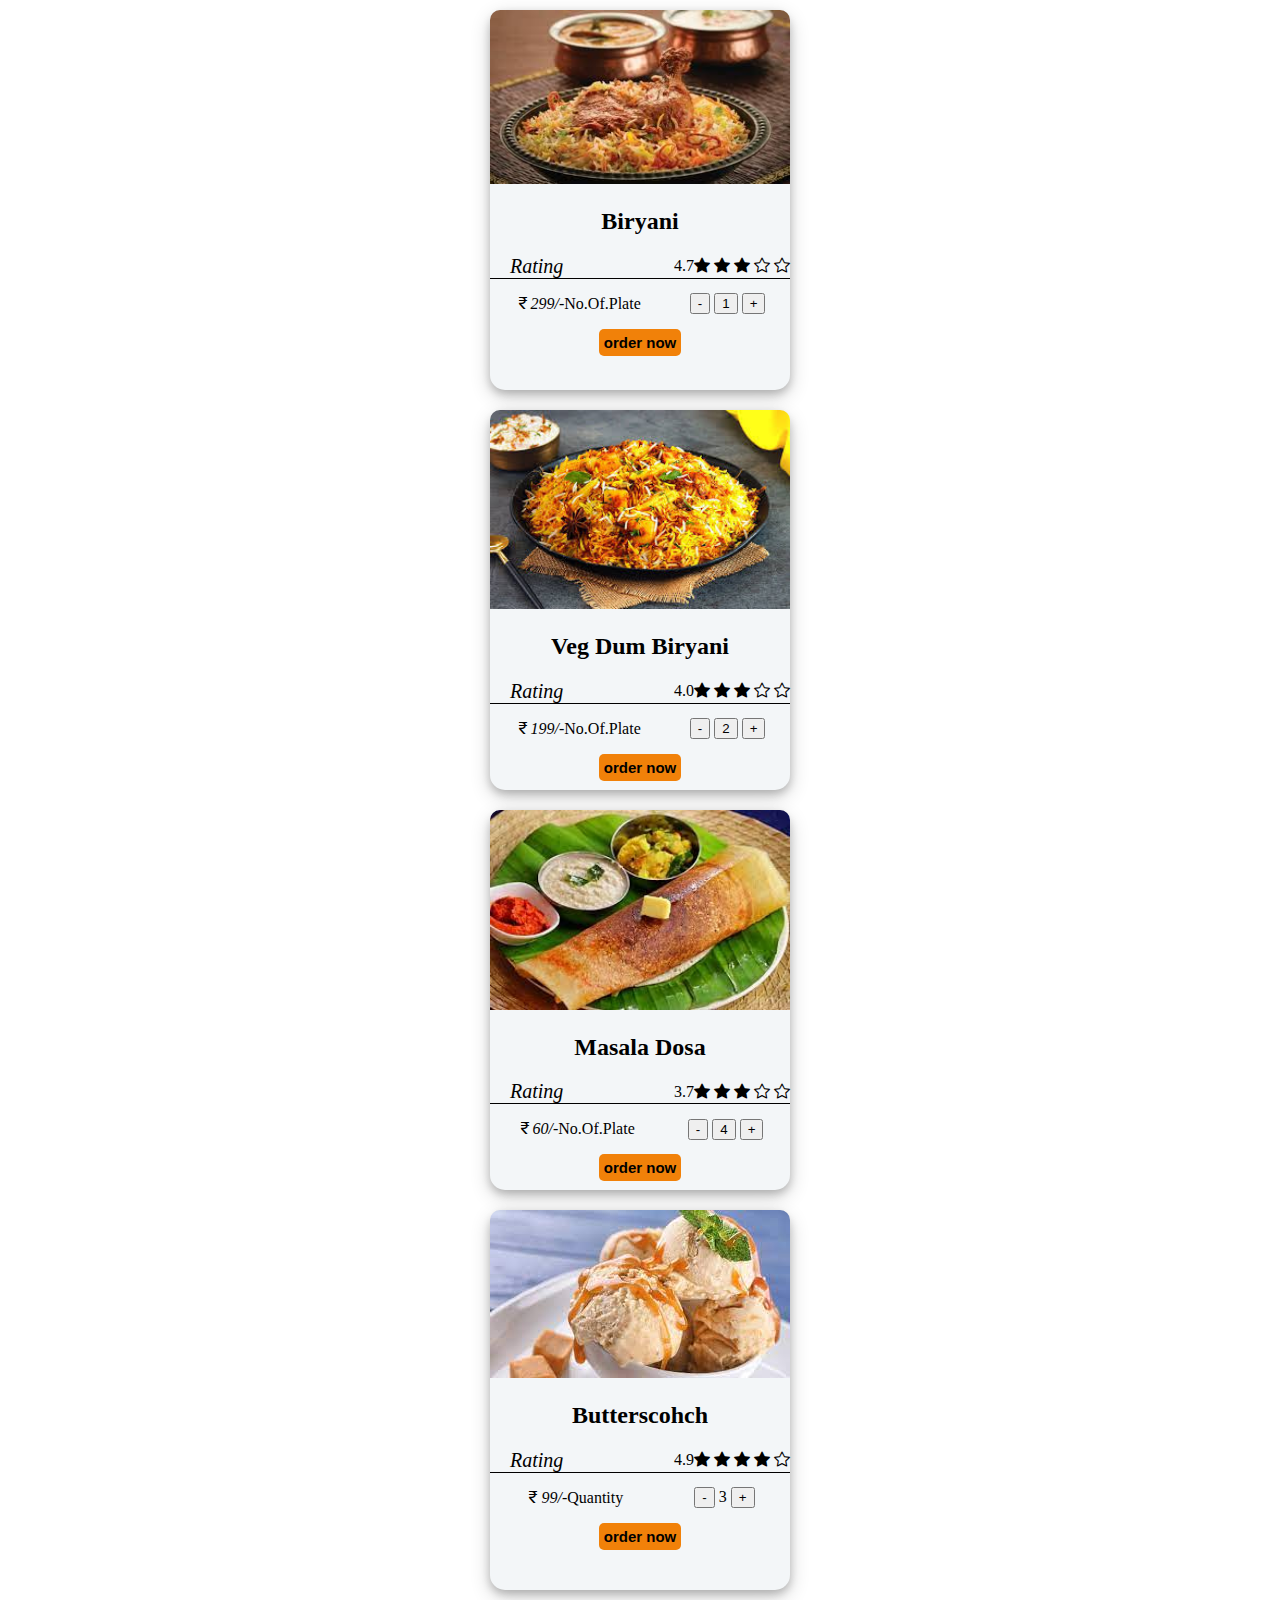
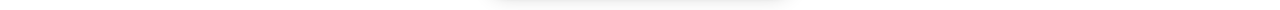
<file: index.html>
<!DOCTYPE html>
<html lang="en">

<head>
    <meta charset="UTF-8">
    <meta name="viewport" content="width=device-width, initial-scale=1.0">
    <title>Document</title>
    <link rel="stylesheet" href="6.css">
</head>

<body >
    <div class="card">
        <img src="biryani.jpg" alt="" class="image card-img-top">
        <h2>biryani</h2>
        <div class="review">
            <div class="calories">
                <i style="font-size: 20px; margin-left: 20px;">rating</i>

            </div>
            <div class="rating">
                4.7<i class="bi bi-star-fill"></i>
                <i class="bi bi-star-fill"></i>
                <i class="bi bi-star-fill"></i>
                <i class="bi bi-star"></i>
                <i class="bi bi-star"></i>

            </div>
        </div>
        <div class="data">
            <div class="quantity">
                <i class="bi bi-currency-rupee">299/-</i>
                <p>no.of.plate</p>
            </div>
            <div class="number">
                <button>-</button>
                <button>1</button>
                <button>+</button>

            </div>

        </div>
        <button class="button">order now</button>



    </div>
    <div class="card">
        <img src="veg biryani.jpg" alt="" class="image card-img-top">
        <h2> veg dum biryani</h2>
        <div class="review">
            <div class="calories">
                <i style="font-size: 20px; margin-left: 20px;">rating</i>

            </div>
            <div class="rating">
                4.0<i class="bi bi-star-fill"></i>
                <i class="bi bi-star-fill"></i>
                <i class="bi bi-star-fill"></i>
                <i class="bi bi-star"></i>
                <i class="bi bi-star"></i>

            </div>
        </div>
        <div class="data">
            <div class="quantity">
                <i class="bi bi-currency-rupee">199/-</i>
                <p>no.of.plate</p>
            </div>
            <div class="number">
                <button>-</button>
                <button>2</button>
                <button>+</button>

            </div>

        </div>
        <button class="button">order now</button>



    </div>
    <div class="card">
        <img src="dosa.jpg" alt="" class="image card-img-top">
        <h2>masala dosa</h2>
        <div class="review">
            <div class="calories">
                <i style="font-size: 20px; margin-left: 20px;">rating</i>

            </div>
            <div class="rating">
                3.7<i class="bi bi-star-fill"></i>
                <i class="bi bi-star-fill"></i>
                <i class="bi bi-star-fill"></i>
                <i class="bi bi-star"></i>
                <i class="bi bi-star"></i>

            </div>
        </div>
        <div class="data">
            <div class="quantity">
                <i class="bi bi-currency-rupee">60/-</i>
                <p>no.of.plate</p>
            </div>
            <div class="number">
                <button>-</button>
                <button>4</button>
                <button>+</button>

            </div>

        </div>
        <button class="button">order now</button>



    </div>
    <div class="card">
        <img src="ice cream.jpg" alt="" class="image card-img-top">
        <h2>butterscohch</h2>
        <div class="review">
            <div class="calories">
                <i style="font-size: 20px; margin-left: 20px;">rating</i>

            </div>
            <div class="rating">
                4.9<i class="bi bi-star-fill"></i>
                <i class="bi bi-star-fill"></i>
                <i class="bi bi-star-fill"></i>
                <i class="bi bi-star-fill"></i>
                <i class="bi bi-star"></i>

            </div>
        </div>
        <div class="data">
            <div class="quantity">
                <i class="bi bi-currency-rupee">99/-</i>
                <p>quantity</p>
            </div>
            <div class="number">
                <button>-</button>
                </button>3</button>
                <button>+</button>

            </div>

        </div>
        <button class="button">order now</button>



    </div>
</body>

</html>
</file>
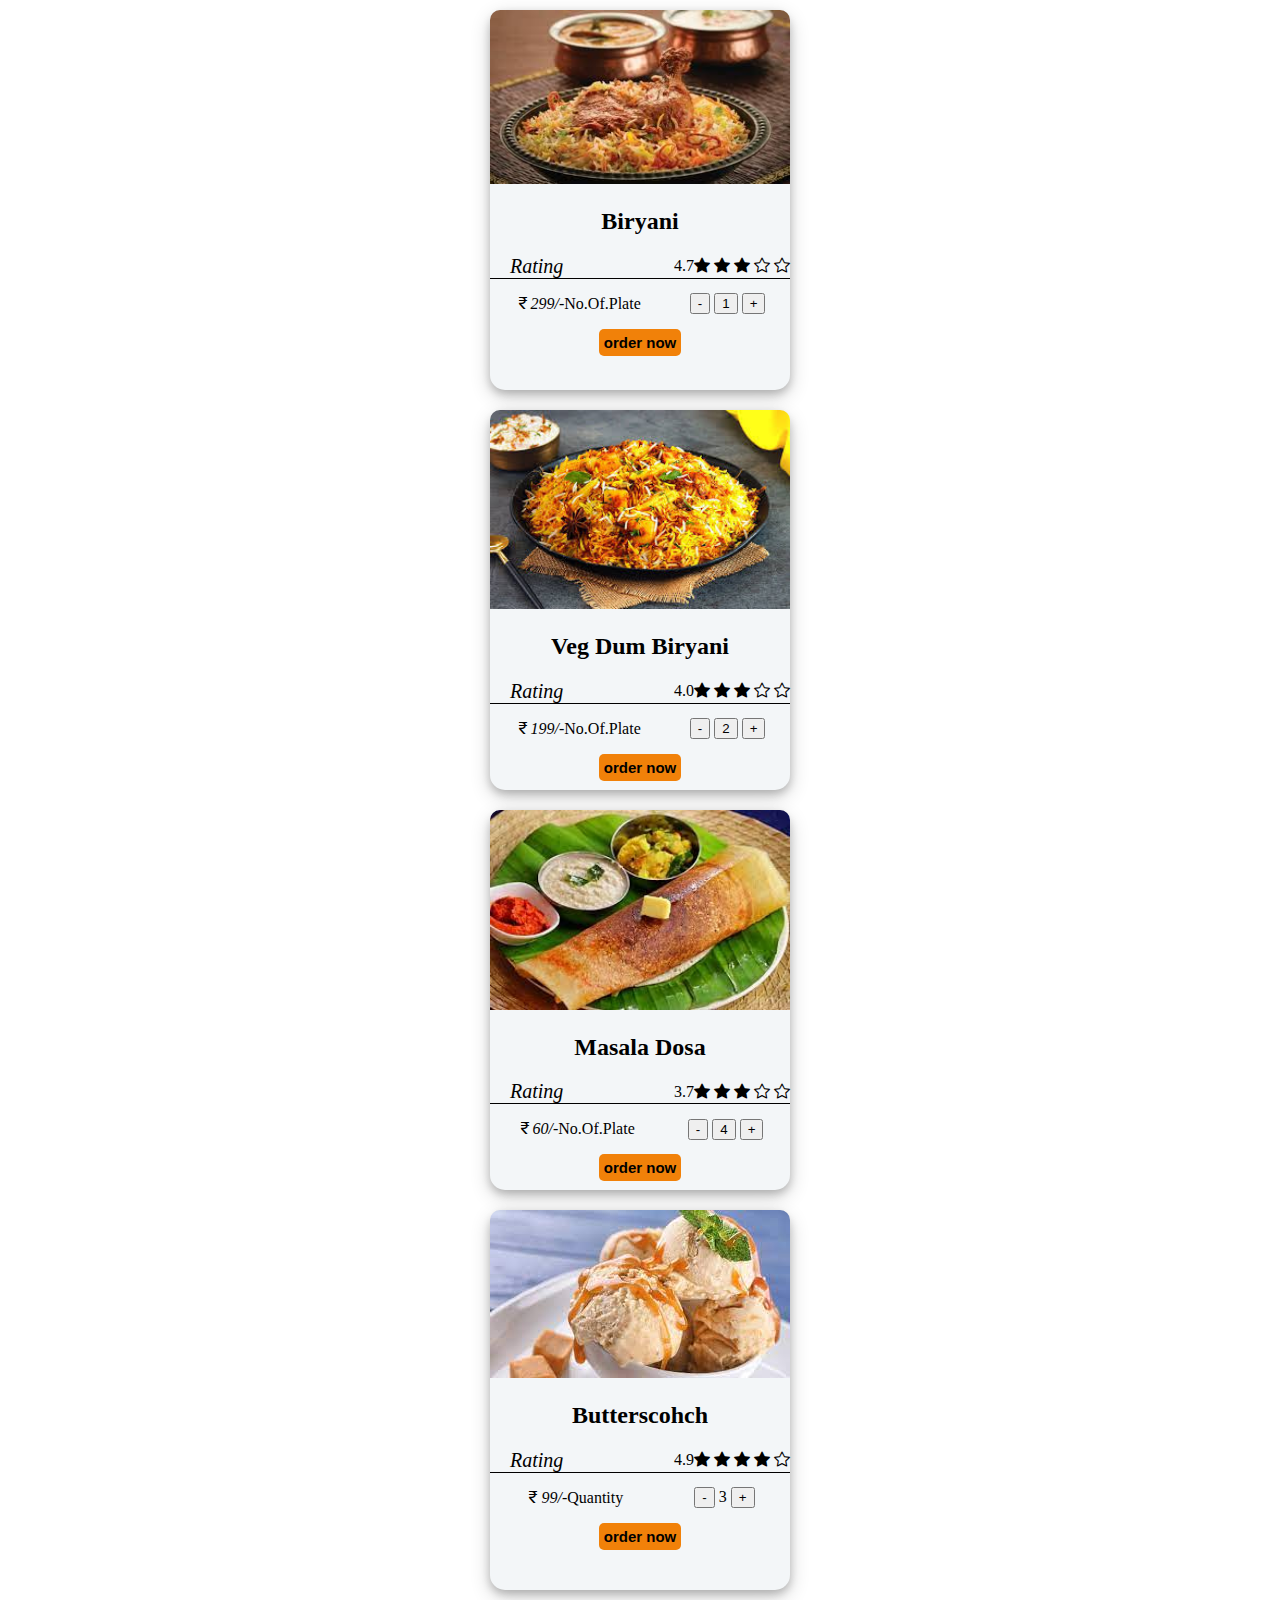
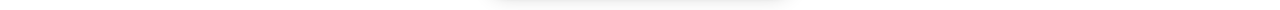
<file: 6.html>
<!DOCTYPE html>
<html lang="en">

<head>
    <meta charset="UTF-8">
    <meta name="viewport" content="width=device-width, initial-scale=1.0">
    <title>Document</title>
    <link rel="stylesheet" href="6.css">
</head>

<body >
    <div class="card">
        <img src="biryani.jpg" alt="" class="image card-img-top">
        <h2>biryani</h2>
        <div class="review">
            <div class="calories">
                <i style="font-size: 20px; margin-left: 20px;">rating</i>

            </div>
            <div class="rating">
                4.7<i class="bi bi-star-fill"></i>
                <i class="bi bi-star-fill"></i>
                <i class="bi bi-star-fill"></i>
                <i class="bi bi-star"></i>
                <i class="bi bi-star"></i>

            </div>
        </div>
        <div class="data">
            <div class="quantity">
                <i class="bi bi-currency-rupee">299/-</i>
                <p>no.of.plate</p>
            </div>
            <div class="number">
                <button>-</button>
                <button>1</button>
                <button>+</button>

            </div>

        </div>
        <button class="button">order now</button>



    </div>
    <div class="card">
        <img src="veg biryani.jpg" alt="" class="image card-img-top">
        <h2> veg dum biryani</h2>
        <div class="review">
            <div class="calories">
                <i style="font-size: 20px; margin-left: 20px;">rating</i>

            </div>
            <div class="rating">
                4.0<i class="bi bi-star-fill"></i>
                <i class="bi bi-star-fill"></i>
                <i class="bi bi-star-fill"></i>
                <i class="bi bi-star"></i>
                <i class="bi bi-star"></i>

            </div>
        </div>
        <div class="data">
            <div class="quantity">
                <i class="bi bi-currency-rupee">199/-</i>
                <p>no.of.plate</p>
            </div>
            <div class="number">
                <button>-</button>
                <button>2</button>
                <button>+</button>

            </div>

        </div>
        <button class="button">order now</button>



    </div>
    <div class="card">
        <img src="dosa.jpg" alt="" class="image card-img-top">
        <h2>masala dosa</h2>
        <div class="review">
            <div class="calories">
                <i style="font-size: 20px; margin-left: 20px;">rating</i>

            </div>
            <div class="rating">
                3.7<i class="bi bi-star-fill"></i>
                <i class="bi bi-star-fill"></i>
                <i class="bi bi-star-fill"></i>
                <i class="bi bi-star"></i>
                <i class="bi bi-star"></i>

            </div>
        </div>
        <div class="data">
            <div class="quantity">
                <i class="bi bi-currency-rupee">60/-</i>
                <p>no.of.plate</p>
            </div>
            <div class="number">
                <button>-</button>
                <button>4</button>
                <button>+</button>

            </div>

        </div>
        <button class="button">order now</button>



    </div>
    <div class="card">
        <img src="ice cream.jpg" alt="" class="image card-img-top">
        <h2>butterscohch</h2>
        <div class="review">
            <div class="calories">
                <i style="font-size: 20px; margin-left: 20px;">rating</i>

            </div>
            <div class="rating">
                4.9<i class="bi bi-star-fill"></i>
                <i class="bi bi-star-fill"></i>
                <i class="bi bi-star-fill"></i>
                <i class="bi bi-star-fill"></i>
                <i class="bi bi-star"></i>

            </div>
        </div>
        <div class="data">
            <div class="quantity">
                <i class="bi bi-currency-rupee">99/-</i>
                <p>quantity</p>
            </div>
            <div class="number">
                <button>-</button>
                </button>3</button>
                <button>+</button>

            </div>

        </div>
        <button class="button">order now</button>



    </div>
</body>

</html>
</file>
<file: 6.css>
@import url("https://cdn.jsdelivr.net/npm/bootstrap-icons@1.11.1/font/bootstrap-icons.css");


.card{
    width: 300px;
    height: 380px;
    background-color: rgb(243, 246, 248);
    margin:10px auto;
    border-radius: 15px;
    text-align: center;
    text-transform: capitalize;
    box-shadow: 0 4px 8px 0 rgba(0, 0, 0, 0.2), 0 6px 20px 0 rgba(0, 0, 0, 0.19);
    margin-bottom: 20px;
}

.image{
    width: 100%;
    border-top-right-radius: 10px;
    border-top-left-radius: 10px;
}
.data{
    display: flex;
    justify-content: space-around;
    align-items: center;
    border-top: solid 1px;
}
.button{
    border: none;
    background-color: rgb(241, 129, 9);
    padding: 5px;
    border-radius: 5px;
    font-size: 15px;
    font-weight: bold;
}
.review{
    display: flex;
    justify-content: space-between;
    align-items: center;
}
.calorie{
    font-weight: bolder;
    margin-left: 20px;
}
.button:hover{
    background-color: rgb(67, 203, 46);
}
.quantity{
    display: flex;
    align-items: center;
    
}
</file>
